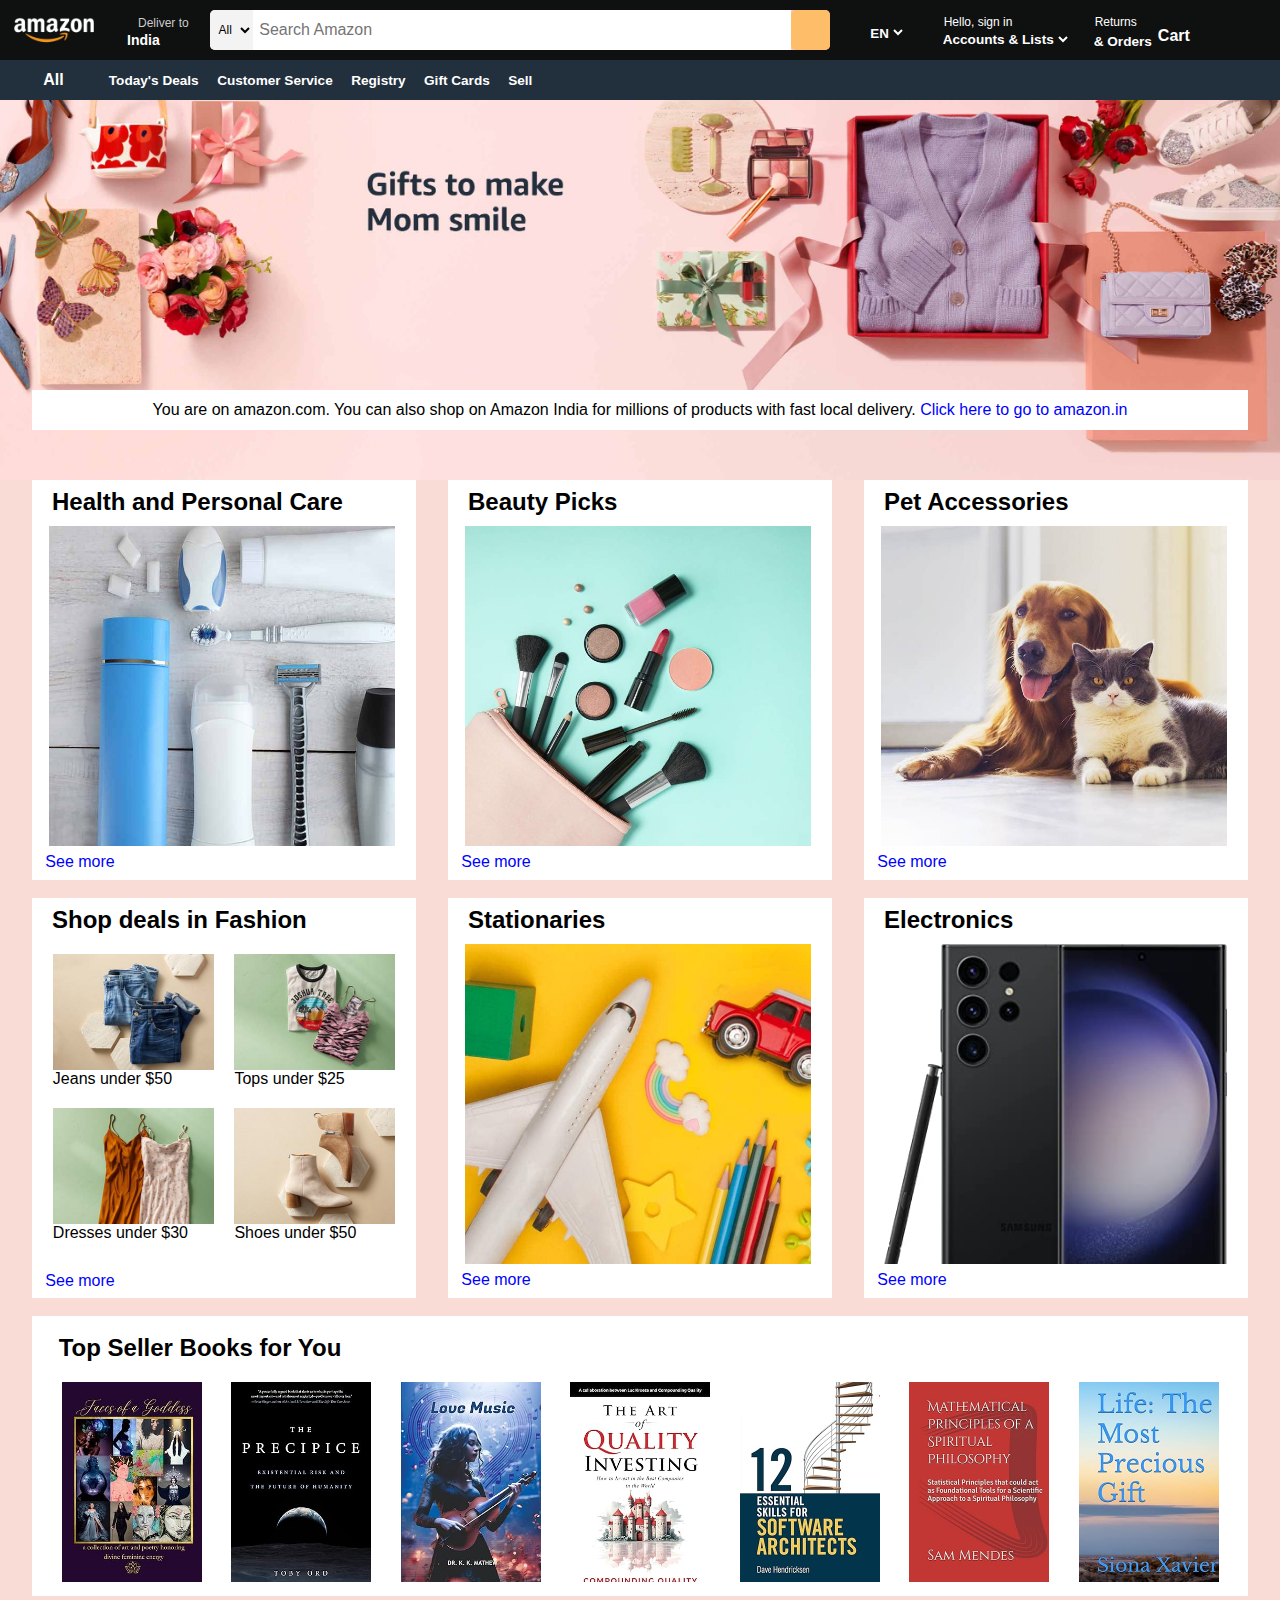
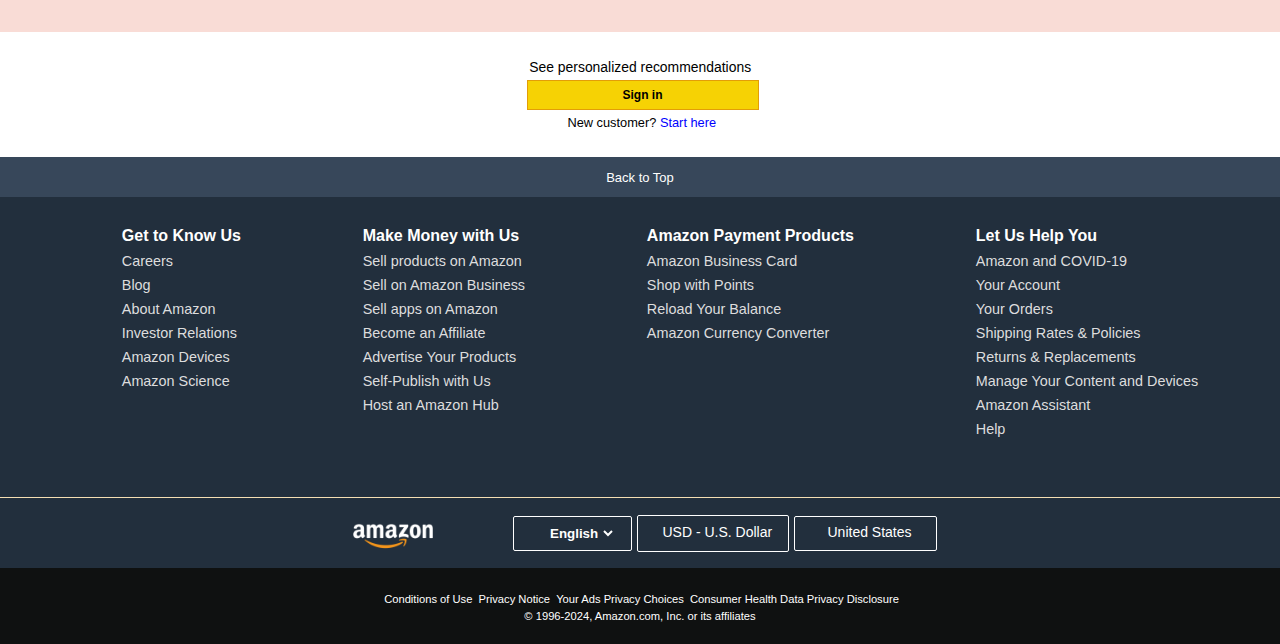
<file: Amazon_Clone/index.html>
<!DOCTYPE html>
<html lang="en">
<head>
    <meta charset="UTF-8">
    <meta name="viewport" content="width=device-width, initial-scale=1.0">
    <title>Amazon.com. Spend less. Smile more.</title>
    <link rel="stylesheet" href="https://cdnjs.cloudflare.com/ajax/libs/font-awesome/6.5.2/css/all.min.css" integrity="sha512-SnH5WK+bZxgPHs44uWIX+LLJAJ9/2PkPKZ5QiAj6Ta86w+fsb2TkcmfRyVX3pBnMFcV7oQPJkl9QevSCWr3W6A==" crossorigin="anonymous" referrerpolicy="no-referrer" />
    <link rel="stylesheet" href="style.css">
</head>
<body style="background-color:#F9DCD6;">
   <header>
    <div class="navbar">
        <div class="nav-logo border">
            <div class="logo"></div>
        </div>
        <div class="nav-add-outer border2">
            <div class="nav-address">
                <p class="add-first">Deliver to</p>
                <div class="add-icon">
                    <i class="fa-solid fa-location-dot"></i>
                    <p class="add-sec"><b>India</b></p>
                </div>
            </div>
        </div>
        <div class="nav-search">
            <select  class="search-select">
                <option>All</option>
            </select>
            <input class="search-input" type="text" placeholder=" Search Amazon">
            <div class="search-icon">
                <i class="fa-solid fa-magnifying-glass"></i>
            </div>
        </div>
        <div class="nav-lang border">
            <div class="nav-flag"></div>
            <select class="nav-en">
                <option><b>EN</b></option>
            </select>
        </div>
        <div class="nav-signin border">
            <p><span>Hello, sign in</span></p>
            <select class="nav-sec">
                <option>Accounts & Lists</option>
            </select>
        </div>
        <div class="nav-return border">
            <p><span>Returns</span></p>
            <p class="nav-sec order">& Orders</p>
        </div>
        <div class="nav-cart border">
            <div class="cart-icon">  <i class="fa-solid fa-cart-shopping"></i></div>
            <div style="font-weight: 700;">Cart</div>
        </div>
       </div>
       <div class="panel">
        <div class="panel-all border">
            <i class="fa-solid fa-bars" style="margin-left: 10px;"></i>
            All
        </div>
        <div class="panel-opts">
            <p class="border">Today's Deals</p>
            <p class="border">Customer Service</p>
            <p class="border">Registry</p>
            <p class="border">Gift Cards</p>
            <p class="border">Sell</p>
        </div>
       </div>
   </header>

   <div class="hero-section">
    <div class="hero-message"><pre>You are on amazon.com. You can also shop on Amazon India for millions of products with fast local delivery. <a href="https://amazon.in">Click here to go to amazon.in</a></pre></div>
   </div>

  <div class="shop-section">
    <div class="box">
        <h2><pre style="margin-top: 8px;">   Health and Personal Care</pre></h2>
        <div class="box-img1"></div>
        <div><pre>   <a>See more</a></pre></div>
    </div>
    <div class="box">
        <h2><pre style="margin-top: 8px;">   Beauty Picks</pre></h2>
        <div class="box-img2"></div>
        <div><pre>   <a>See more</a></pre></div>
    </div>
    <div class="box">
        <h2><pre style="margin-top: 8px;">   Pet Accessories</pre></h2>
        <div class="box-img3"></div>
        <div><pre>   <a>See more</a></pre></div>
    </div>
  </div>
  <br>
  <div class="shop-section2">
    <div class="box">
        <h2><pre style="margin-top: 8px;">   Shop deals in Fashion</pre></h2>
            <div class="fashion-top">
                <div class="fleftt">
                    <div class="fashion1"></div>
                    <div class="f1text">Jeans under $50</div>
                </div>
                <div class="frightt">
                    <div class="fashion2"></div>
                    <div class="f2text">Tops under $25</div>
                </div>
            </div>
            <div class="fashion-bottom">
                <div class="fleftb">
                    <div class="fashion3"></div>
                    <div class="f3text">Dresses under $30</div>
                </div>
                <div class="frightb">
                    <div class="fashion4"></div>
                    <div class="f1text">Shoes under $50</div>
                </div>
            </div>
        <div style="margin-top: 30px;"><pre>   <a>See more</a></pre></div>
    </div>
    <div class="box">
        <h2><pre style="margin-top: 8px;">   Stationaries</pre></h2>
        <div class="box-img5"></div>
        <div><pre>   <a>See more</a></pre></div>
    </div>
    <div class="box">
        <h2><pre style="margin-top: 8px;">   Electronics</pre></h2>
        <div class="box-img6"></div>
        <div><pre>   <a>See more</a></pre></div>
    </div>
  </div>
  <br>
  <div class="shop-sec3-out">
    <div class="shop-sec3">
        <br>
        <h2><pre>    Top Seller Books for You</pre></h2>
        <div class="book-sec">
            <div class="book" style="background-image: url('media/book1.jpg');"></div>
            <div class="book" style="background-image: url('media/book10.jpg');"></div>
            <div class="book" style="background-image: url('media/book3.jpg');"></div>
            <div class="book" style="background-image: url('media/book2.jpg');"></div>
            <div class="book" style="background-image: url('media/book9.jpg');"></div>
            <div class="book" style="background-image: url('media/book6.jpg');"></div>
            <div class="book" style="background-image: url('media/book11.jpg');"></div>
            
            
        </div>
      </div>
  </div>
  <br>
  <br>
  <div class="recom">
    <div class="recom2">
        <div class="statement"><pre>  See personalized recommendations</pre></div>
        <span>Sign in</span>
        <div class="customer"><pre> New customer? <a>Start here</a></pre></div>
    </div>
  </div>

  <footer>
    <div class="foot-panel1">Back to Top</div>
    <div class="foot-panel2">
        <ul>
            <b>Get to Know Us</b>
            <a>Careers</a>
            <a>Blog</a>
            <a>About Amazon</a>
            <a>Investor Relations</a>
            <a>Amazon Devices</a>
            <a>Amazon Science</a>
        </ul>
        <ul>
            <b>Make Money with Us</b>
            <a>Sell products on Amazon</a>
            <a>Sell on Amazon Business</a>
            <a>Sell apps on Amazon</a>
            <a>Become an Affiliate</a>
            <a>Advertise Your Products</a>
            <a>Self-Publish with Us</a>
            <a>Host an Amazon Hub</a>
        </ul>
        <ul>
            <b>Amazon Payment Products</b>
            <a>Amazon Business Card</a>
            <a>Shop with Points</a>
            <a>Reload Your Balance</a>
            <a>Amazon Currency Converter</a>
        </ul>
        <ul>
            <b>Let Us Help You</b>
            <a>Amazon and COVID-19</a>
            <a>Your Account</a>
            <a>Your Orders</a>
            <a>Shipping Rates & Policies</a>
            <a>Returns & Replacements</a>
            <a>Manage Your Content and Devices</a>
            <a> Amazon Assistant</a>
            <a>Help</a>
        </ul>
       
    </div>
    <div class="foot-panel3">
        <div class="logo"></div>
        <div class="text">
            <div class="english">
                <div class="english-icon"><i class="fa-solid fa-globe"></i></div>
                <select class="en-opt">
                    <option>English</option>
                </select>
            </div>
            <div class="dollar">
                <div class="dollar-icon"><i class="fa-solid fa-dollar-sign"></i></div>
                <div class="dollar-text">USD - U.S. Dollar</div>
            </div>
            <div class="place">
                <div class="place-icon"></div>
                <div class="place-text">United States </div>
            </div>
        </div>
    </div>
    <div class="foot-panel4">
        <div class="pages">
            <a>Conditions of Use</a>
            <a>Privacy Notice</a>
            <a>Your Ads Privacy Choices</a>
            <a>Consumer Health Data Privacy Disclosure</a>
        </div>
        <div class="copyright">
            © 1996-2024, Amazon.com, Inc. or its affiliates
        </div>
    </div>
  </footer>
</body>
</html>
</file>
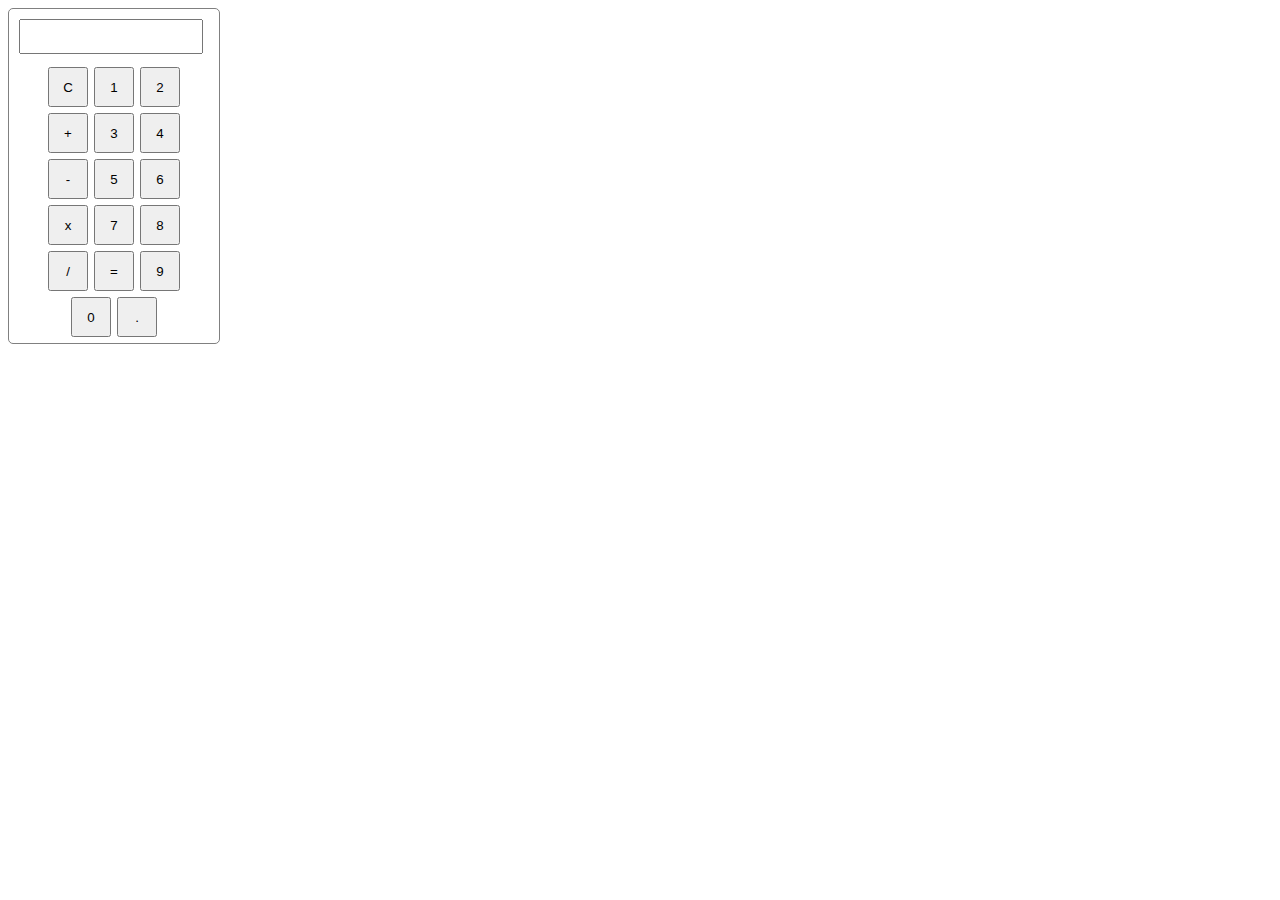
<file: Calculator/index.html>
<!DOCTYPE html>
<html lang="en">
<head>
    <meta charset="UTF-8">
    <meta name="viewport" content="width=device-width, initial-scale=1.0">
    <title>Sam's Calculator</title>
    <link rel="stylesheet" href="style.css">
</head>
<body>
    <div class="calculator">
        <input type="text" id="display" readonly>
        <div class="button-box">
            <button class="button" onclick="currentDisplay='';
            document.querySelector('#display').value=currentDisplay;">C</button>
            <button class="button" onclick="currentDisplay+='1';
            document.querySelector('#display').value=currentDisplay;">1</button>
            <button class="button"  onclick="currentDisplay+='2';
            document.querySelector('#display').value=currentDisplay;">2</button>
        </div>
        <div class="button-box">
            <button class="button"  onclick="currentDisplay+='+';
            document.querySelector('#display').value=currentDisplay;">+</button>
            <button class="button"  onclick="currentDisplay+='3';
            document.querySelector('#display').value=currentDisplay;">3</button>
            <button class="button"  onclick="currentDisplay+='4';
            document.querySelector('#display').value=currentDisplay;">4</button>
        </div>
        <div class="button-box">
            <button class="button"  onclick="currentDisplay+='-';
            document.querySelector('#display').value=currentDisplay;">-</button>
            <button class="button"  onclick="currentDisplay+='5';
            document.querySelector('#display').value=currentDisplay;">5</button>
            <button class="button"  onclick="currentDisplay+='6';
            document.querySelector('#display').value=currentDisplay;">6</button>
        </div>
        <div class="button-box">
            <button class="button"  onclick="currentDisplay+='*';
            document.querySelector('#display').value=currentDisplay;">x</button>
            <button class="button"  onclick="currentDisplay+='7';
            document.querySelector('#display').value=currentDisplay;">7</button>
            <button class="button"  onclick="currentDisplay+='8';
            document.querySelector('#display').value=currentDisplay;">8</button>
        </div>
        <div class="button-box">
            <button class="button"  onclick="currentDisplay+='/';
            document.querySelector('#display').value=currentDisplay;">/</button>
            <button class="button"  onclick="let result=eval(currentDisplay);
            currentDisplay=result;
            document.querySelector('#display').value=currentDisplay;">=</button>
            <button class="button"  onclick="currentDisplay+='9';
            document.querySelector('#display').value=currentDisplay;">9</button>
        </div>
        <div class="button-box">
            <button class="button" style="margin-bottom: 6px;"  onclick="currentDisplay+='0';
            document.querySelector('#display').value=currentDisplay;">0</button>
            <button class="button" style="margin-bottom: 6px;" onclick="currentDisplay+='.';
            document.querySelector('#display').value=currentDisplay;">.</button>
        </div>
    </div>
    <script src="calculator.js"></script>
</body>
</html>
</file>
<file: Amazon_Clone/style.css>
*{
    margin: 0px;
    font-family: Arial, Helvetica, sans-serif;
    border: border-box;
}
/*navigation bar*/
.navbar{
    height: 60px;
    width: 100%;
    background-color: #0f1111;
    color: #ffffff;
    display: flex;
   
}
.nav-logo{
    height: 50px;
    width: 113px;
    margin-left: 2px;
}
.logo{
    background-image: url(/media/amazon_logo.png);
    background-size: cover;
    height: 50px;
    width: 100%;
}
.border{
    border: 2px solid transparent;
}
.border:hover{
    border: 1px solid white;
    border-radius: 2px;
    margin-right: 3px;
}
.nav-address{
    font-size: 12px;
    color: #cccccc;
    margin-top: 15px;
    margin-bottom: 15px;
    margin-right: 10px;
    margin-left: 5px;
}
.border2{
    border: 1px solid transparent;
}
.border2:hover{
    border: 1px solid white;
    border-radius: 2px;
    margin-bottom: 2px;
}
.add-icon{
    font-size: 14px;
    color: #ffffff;
    display: flex;
    align-items: center;
}
.add-first{
    margin-left: 13px;
}
.add-sec{
    margin: 2px;
}
.nav-search{
    margin: 10px;
    width: 620px;
    height: 40px;
    display: flex;
    background-color: pink;
    border-radius: 5px;
    justify-content: space-evenly;
}
.search-select{
    font-size: 12px;
    background-color: #f3f3f3;
    width: 50px;
    text-align: center;
    border-top-left-radius: 5px;
    border-bottom-left-radius: 5px;
    border: none
}
.search-input{
    width: 100%;
    font-size: 1rem;
    border: none;
}
.search-icon{
    height: 40px;
    width: 45px;
    display: flex;
    align-items: center;
    justify-content: center;
    font-size: 1.2rem;
    background-color: #febd68;
    border-radius: 5px;
    color: black;
}
.nav-lang{
    display: flex;
    align-items: center;
    width: 70px;
    height: 40px;
    margin: 10px;
    margin-left: 3px;
}
.nav-flag{
    background-image: url(https://th.bing.com/th/id/OIP.bZDuGiDXADeOfCRakaYOOQAAAA?w=450&h=270&rs=1&pid=ImgDetMain);
    background-size: cover;
    width: 21.6px;
    height: 16.2px;
}
.nav-en{
    width: 40px;
    height: 15px;
    color: white;
    background-color: #0f1111;
    border: none;
    font-weight: 700;
}
.nav-signin{
    margin: 10px;
}
span{
    margin-left: 5px;
    font-size: 12px;
}
.nav-sec{
    font-size: 0.85rem;
    font-weight: 700;
    color: white;
    background-color: #0f1111;
    border: none;
}
.nav-return{
    margin: 10px;
    margin-left: 5px;
    margin-right:2px;
}
.order{
    margin-top: 3.5px;
    margin-left: 4px;
}
.nav-search:hover{
    border: 2px solid #febd68;
    border-radius: 2px;
    margin-right: 3px;
}
.nav-cart{
    align-items: center;
    justify-content: center;
    margin-top: 12px;
    display: flex;
}
/*panel*/
.panel{
    height: 40px;
    background-color: #222f3d;
    display: flex;
    color: white;
    align-items: center;
    justify-content: space-evenly;
    font-weight: 700;
}
.panel-opts p{
    
    display: inline;
    margin: 10px;
    margin-right: 0px;
    font-size: 0.85rem;
   
}
.panel-opts{
    width: 90%;
}
/*hero section*/
.hero-section{
    background-image: url('media/hero_image.jpg');
    height: 380px;
    background-size: cover;
    display: flex;
    justify-content: center;
    align-items: flex-end;
    
}
.hero-message{
    background-color: white;
    color: black;
    height: 40px;
    display: flex;
    align-items: center;
    justify-content: center;
    width: 95%;
    margin-bottom: 50px;
}
a{
    text-decoration: none;
    color: blue;
}
a:hover{
    color: red;
}
/*shop-section*/
.shop-section{
    display: flex;
    justify-content: space-evenly;
    background-color: #F9DCD6;
}
.box{
    height: 400px;
    width: 30%;
    background-color: white;
    align-items: center;
    justify-content: center;
}
.box-img1{
    background-image: url("media/box2_image.jpg");
    background-size: cover;
    height: 80%;
    width: 90%;
    margin-left: 17px;
    margin-top: 10px;
    margin-bottom: 7px;
}
.box-img2{
    background-image: url("media/box5_image.jpg");
    background-size: cover;
    height: 80%;
    width: 90%;
    margin-left: 17px;
    margin-top: 10px;
    margin-bottom: 7px;
}
.box-img3{
    background-image: url("media/box6_image.jpg");
    background-size: cover;
    height: 80%;
    width: 90%;
    margin-left: 17px;
    margin-top: 10px;
    margin-bottom: 7px;
}
.shop-section2{
    display: flex;
    justify-content: space-evenly;
    background-color: #F9DCD6;
}
.fashion-top{
    display: flex;
    justify-content: space-evenly;
    margin-top: 20px;
}
.fashion-bottom{
    display: flex;
    justify-content: space-evenly;
    margin-top: 20px;

}
.fashion1{
    background-image: url("media/fashion1.jpg");
    background-size: cover;
    height: 115.85px;
    width: 160.76px;
    
}
.fashion2{
    background-image: url("media/fashion2.jpg");
    background-size: cover;
    height: 115.85px;
    width: 160.76px;
   
}
.fashion3{
    background-image: url("media/fashion3.jpg");
    background-size: cover;
    height: 115.85px;
    width: 160.76px;
   
}
.fashion4{
    background-image: url("media/fashion4.jpg");
    background-size: cover;
    height: 115.85px;
    width: 160.76px;
    
}
.box-img5{
    background-image: url("media/box7_image.jpg");
    background-size: cover;
    height: 80%;
    width: 90%;
    margin-left: 17px;
    margin-top: 10px;
    margin-bottom: 7px;
}
.box-img6{
    background-image: url("media/box4_image.jpg");
    background-size: cover;
    height: 80%;
    width: 90%;
    margin-left: 17px;
    margin-top: 10px;
    margin-bottom: 7px;
}
.recom{
    background-color: white;
    display: flex;
    justify-content: center;
    align-items: center;
    height: 125px;
    width: 100%  
}
.statement{
    font-size: 0.87rem;
    margin-bottom: 5px;
}
.recom2 span{
    justify-content: center;
    align-items: center;
    display: flex;
    background-color: rgb(246, 210, 4);
    border: 1px solid rgb(227, 157, 7);
    width: 230px;
    height: 28px;
    font-weight: 700;
    margin-bottom: 5px;
}
.customer{
    font-size: 0.8rem;
    display: flex;
    justify-content: center;
    align-items: center;
}
.customer a{
    color: blue;
}
.customer a:hover{
    color: red;
}
.foot-panel1{
    background-color: #37475a;
    color: white;
    height: 40px;
    display: flex;
    justify-content: center;
    align-items: center;
    font-size: 13px;
}
.foot-panel2{
    background-color: #222f3d;
    color: white;
    height: 300px;
    display: flex;
    justify-content: space-evenly;
}
ul{
    margin-top: 30px;
}
ul a{
    color: #dddddd;
    display: block;
    font-size: 0.9rem;
    margin-top: 8px;
    cursor: pointer;
}
.foot-panel2 ul a:hover{
    text-decoration: underline;
    color: #dddddd;
}
.foot-panel3{
    background-color: #222f3d;
    color: white;
    border-top: 0.5px solid wheat;
    height: 70px;
    display: flex;
    justify-content: center;
    align-items: center;
}
.logo{
    background-image: url(media/amazon_logo.png);
    background-size: cover;
    height: 50px;
    width: 100px;
}
.text{
    display: flex;
    justify-content: space-evenly;
    align-items: center;
    margin-left: 70px;
}
.english{
    display: flex;
    border: 1px solid white;
    border-radius: 2px;
    width: 117px;
    height: 33px;
    justify-content: center;
    align-items: center;
}
.english-icon{
    width: 17px;
    height: 15px;
    display: flex;
    
}
.en-opt{
    width: 70px;
    height: 18px;
    color: white;
    background-color: #222f3d;
    border: none;
    font-weight: 700;
}
.dollar{
    display: flex;
    border: 1px solid white;
    border-radius: 2px;
    width: 150px;
    height: 35px;
    justify-content: center;
    align-items: center;
    margin-left: 5px;
}
.dollar-icon{
    width: 14px;
    height: 18px;
    display: flex;  
}
.dollar-text{
    width: 115px;
    height: 18px;
    color: white;
    background-color: #222f3d;
    border: none;
    font-weight: 500;
    font-size: 14px;
}
.place{
    display: flex;
    border: 1px solid white;
    border-radius: 2px;
    width: 141px;
    height: 33px;
    justify-content: center;
    align-items: center;
    margin-left: 5px;
}
.place-icon{
    background-image: url(https://th.bing.com/th/id/OIP.bZDuGiDXADeOfCRakaYOOQAAAA?w=450&h=270&rs=1&pid=ImgDetMain);
    background-size: cover;
    width: 18px;
    height: 12px;
    margin-right: 2px;
}
.place-text{
    width: 96px;
    height: 18px;
    color: white;
    background-color: #222f3d;
    border: none;
    font-weight: 500;
    font-size: 14px;
}
.foot-panel4{
    background-color: #0f1111;
    color: white;
    height: 76px;
    font-size: 0.7rem;
    text-align: center;
}
.pages{
    padding-top: 25px;
}
.copyright{
    padding-top: 5px;
}
.foot-panel4 a{
    color: white;
    margin-left: 3px;
}
.shop-sec3-out{
    display: flex;
    justify-content: center;
}
.shop-sec3{
    background-color: white;
    height: 280px;
    width: 95%;
}
.book-sec{
   display: flex;
   justify-content: space-evenly;
}
.book{
    background-size: cover;
    width: 140px;
    height: 200px;
    margin-top: 20px;
}
</file>
<file: Calculator/style.css>
.calculator{
    border: 1px solid grey;
    border-radius: 5px;
    width: 210px;
}

#display{
    margin: 10px;
    width: 84%;
    font-size: 25px;
}

.button{
    width: 40px;
    height: 40px;
    margin: 3px;
}
.button-box{
    display: flex;
    justify-content: center;
}
</file>
